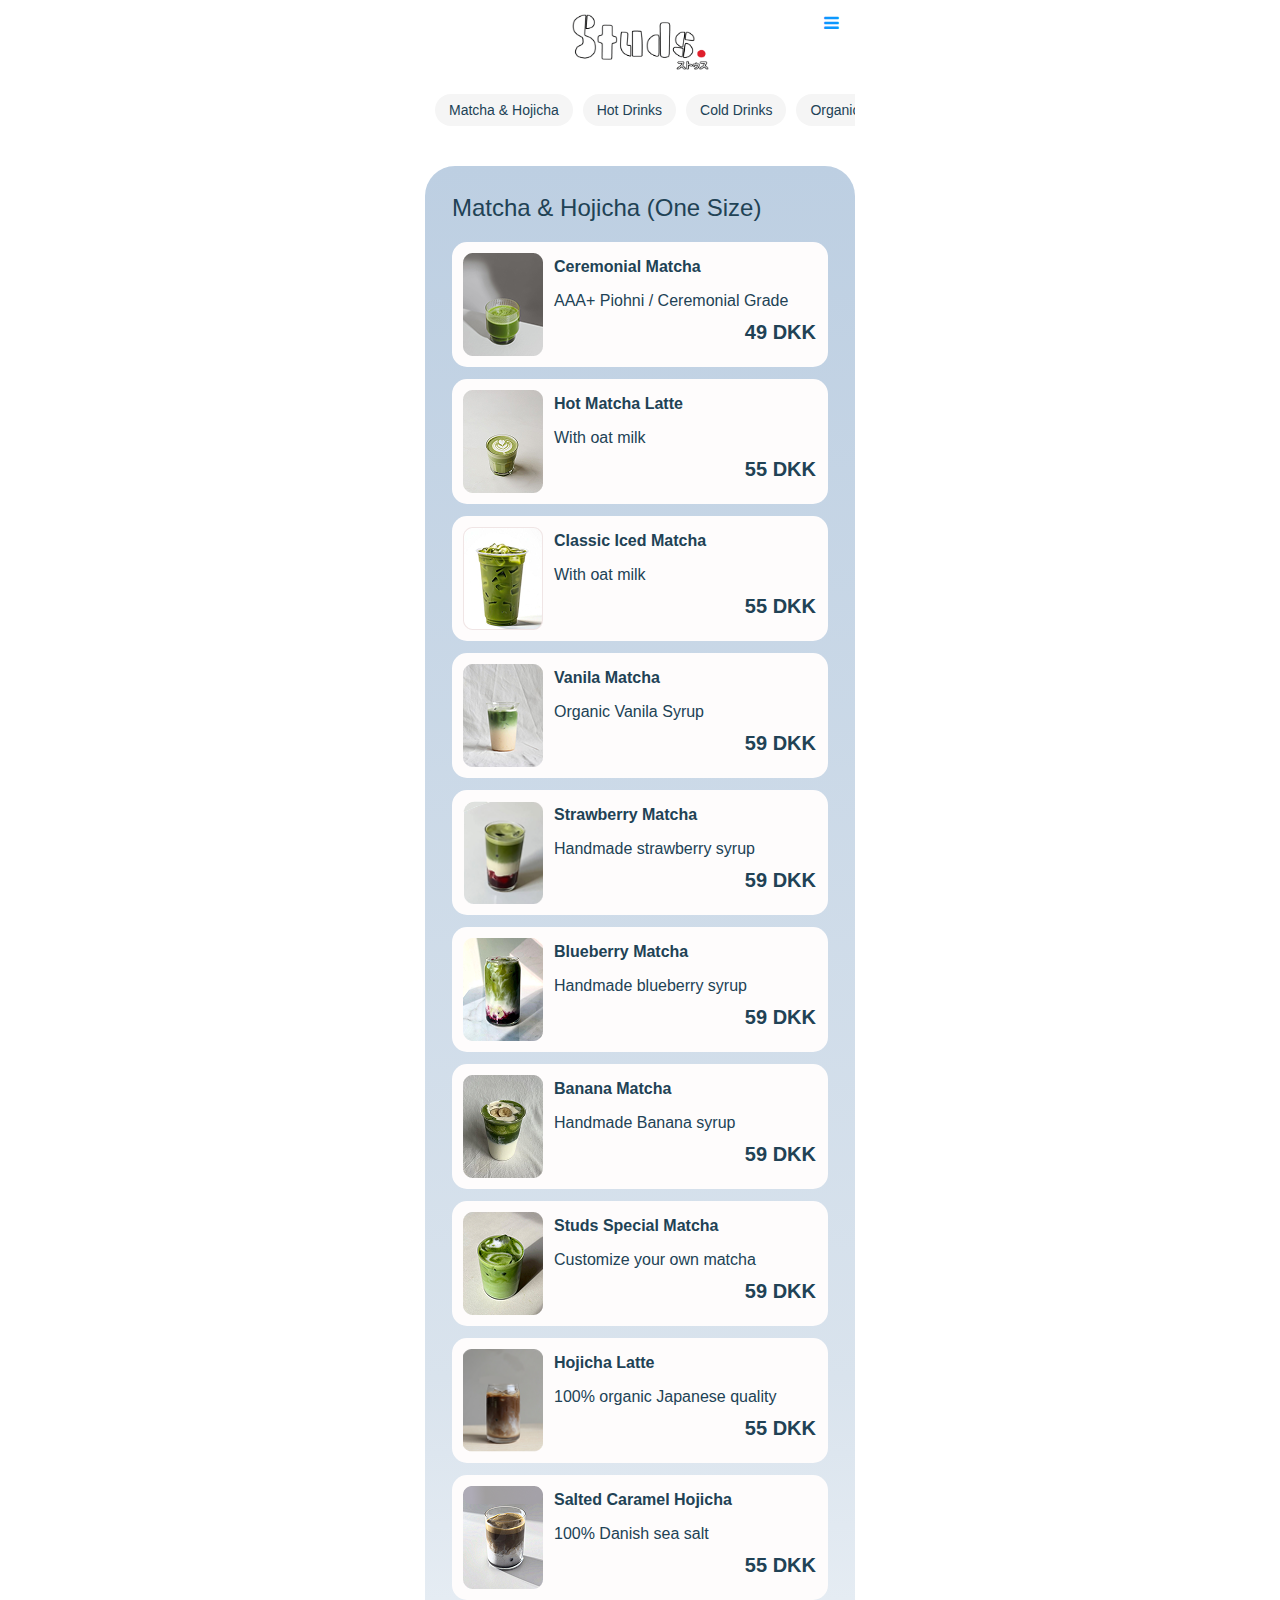
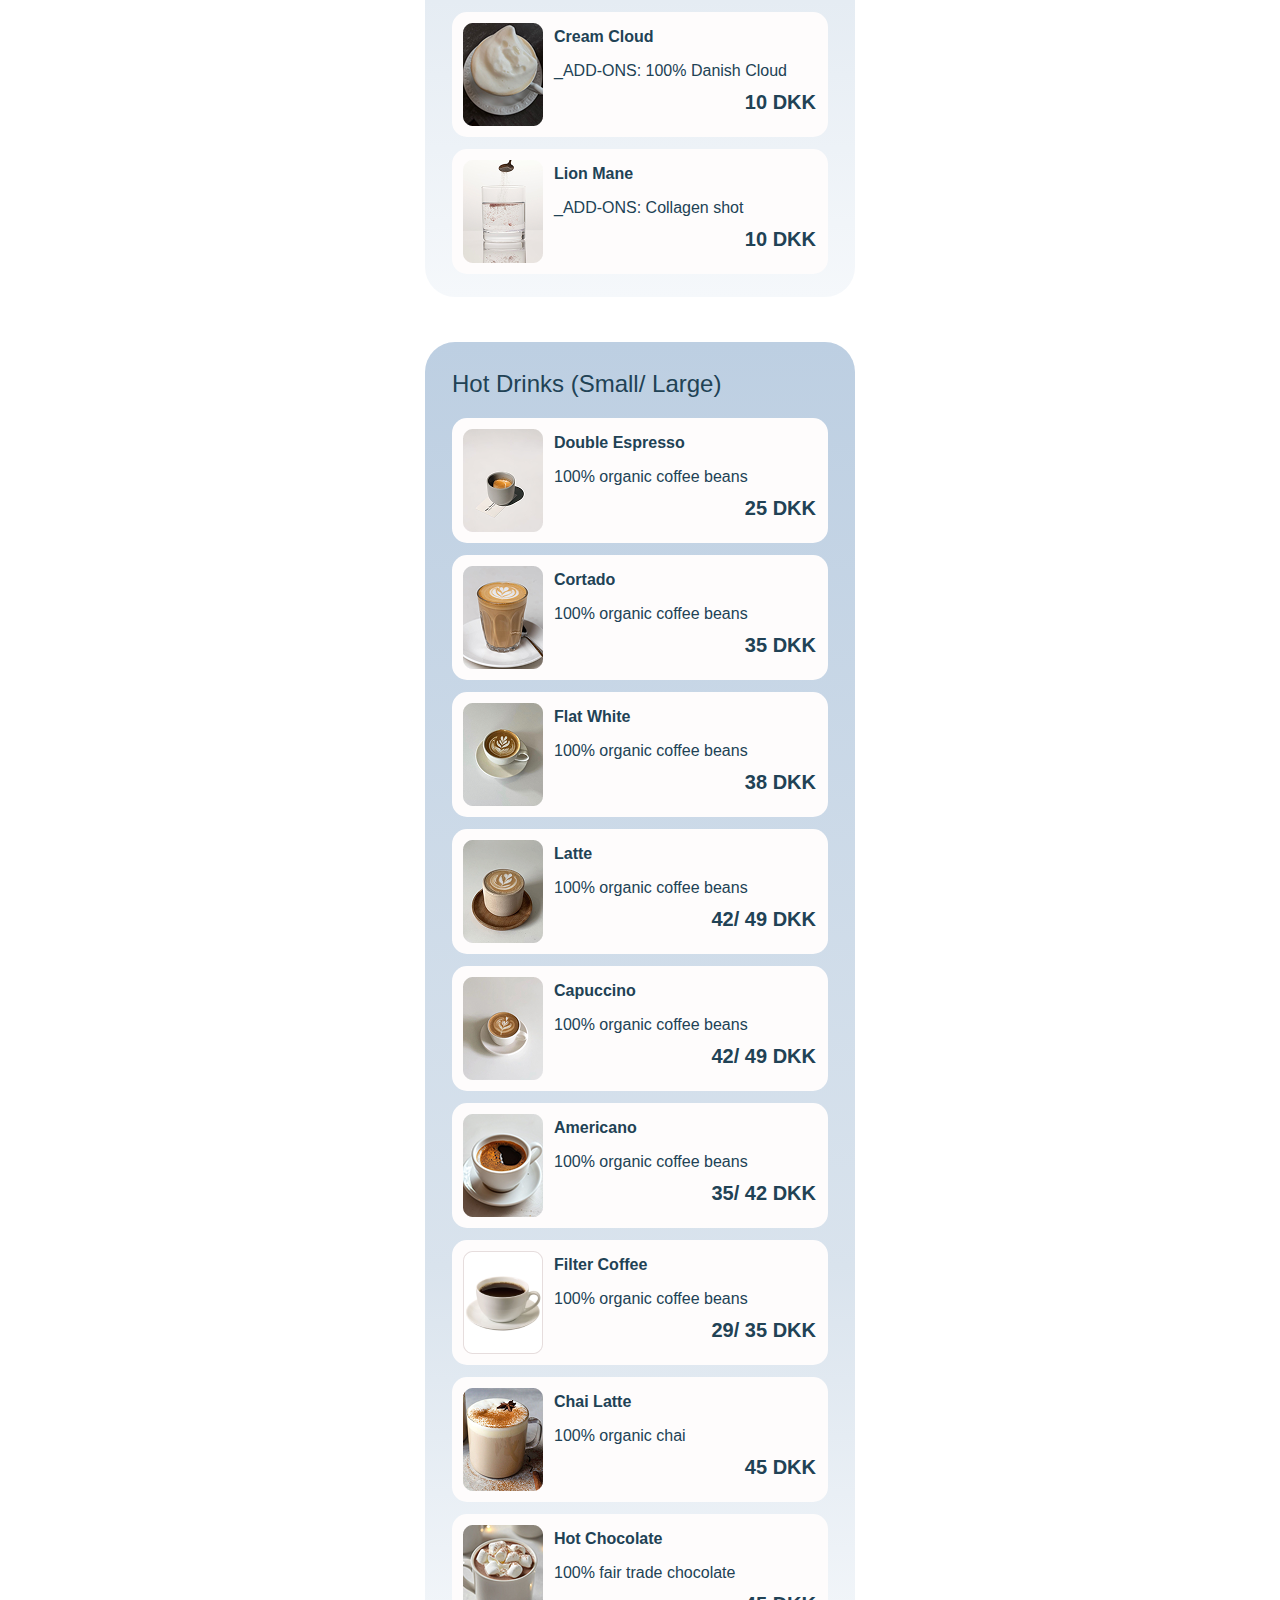
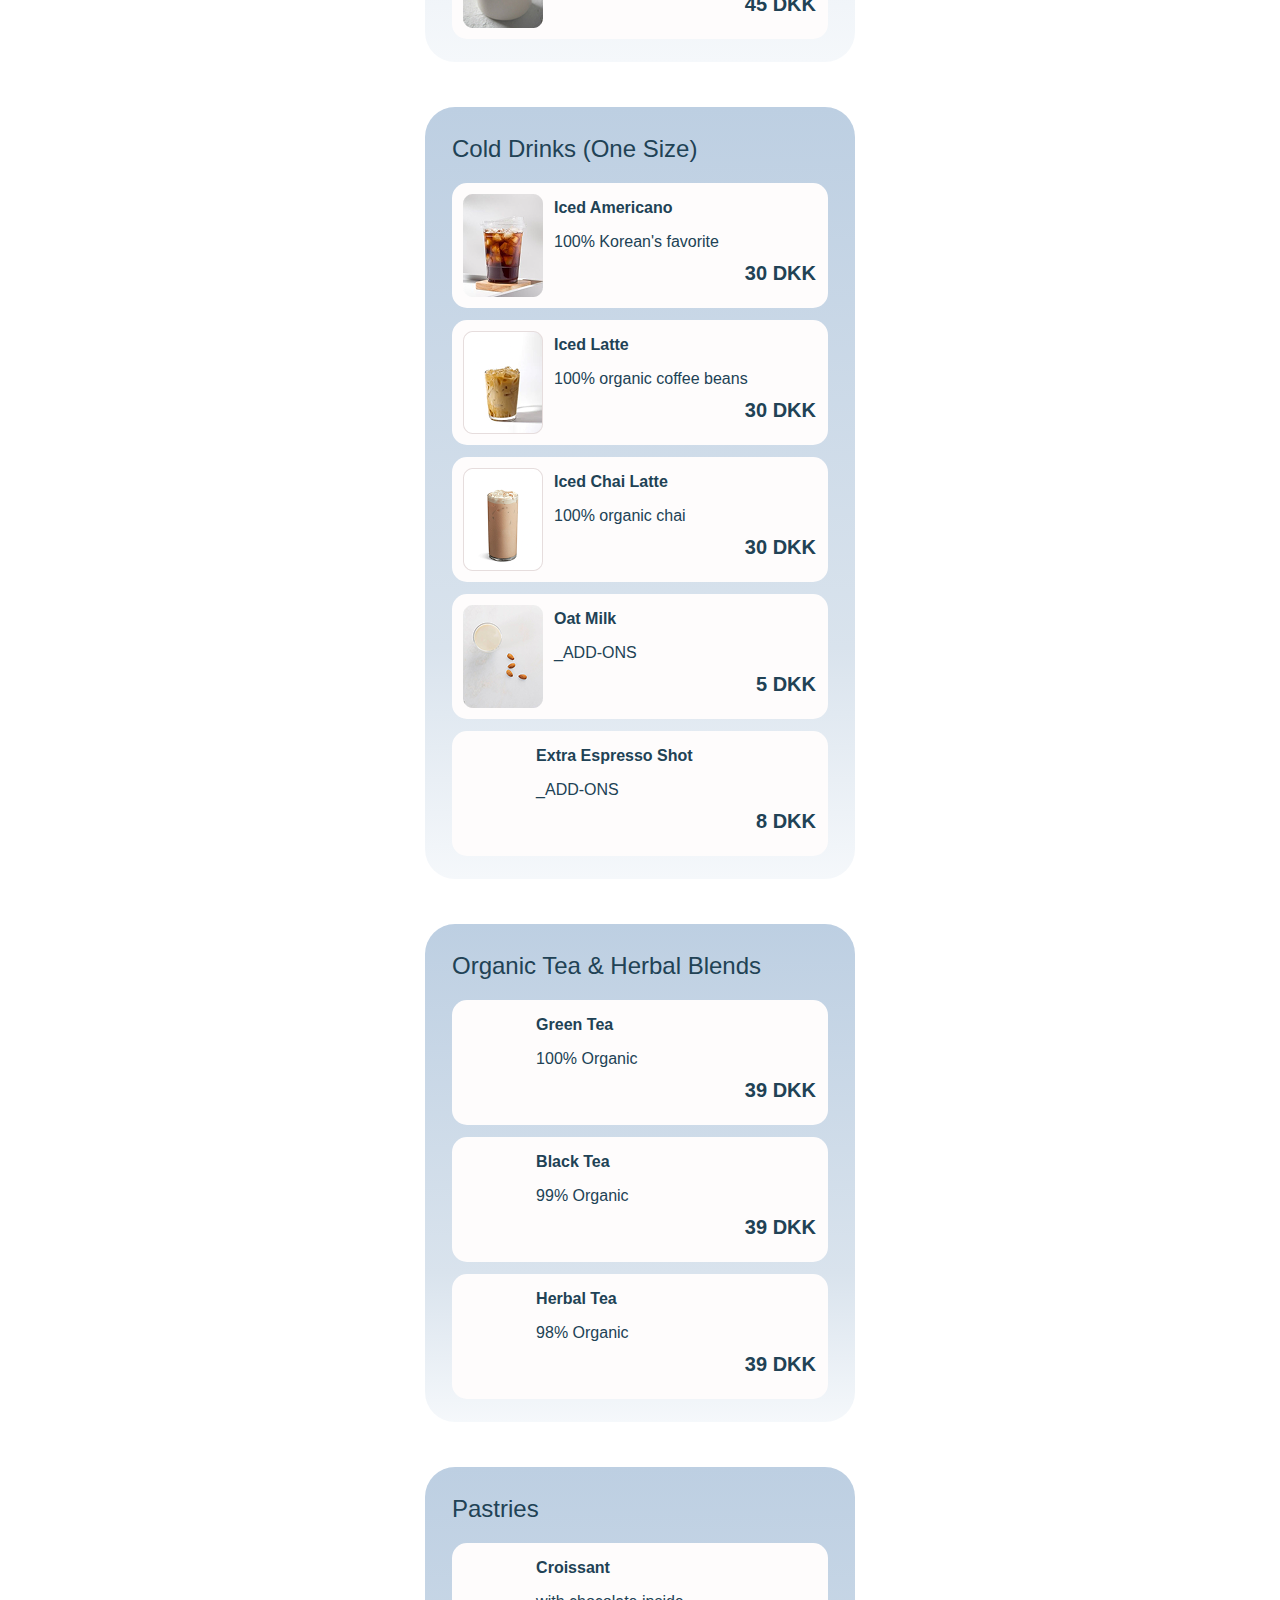
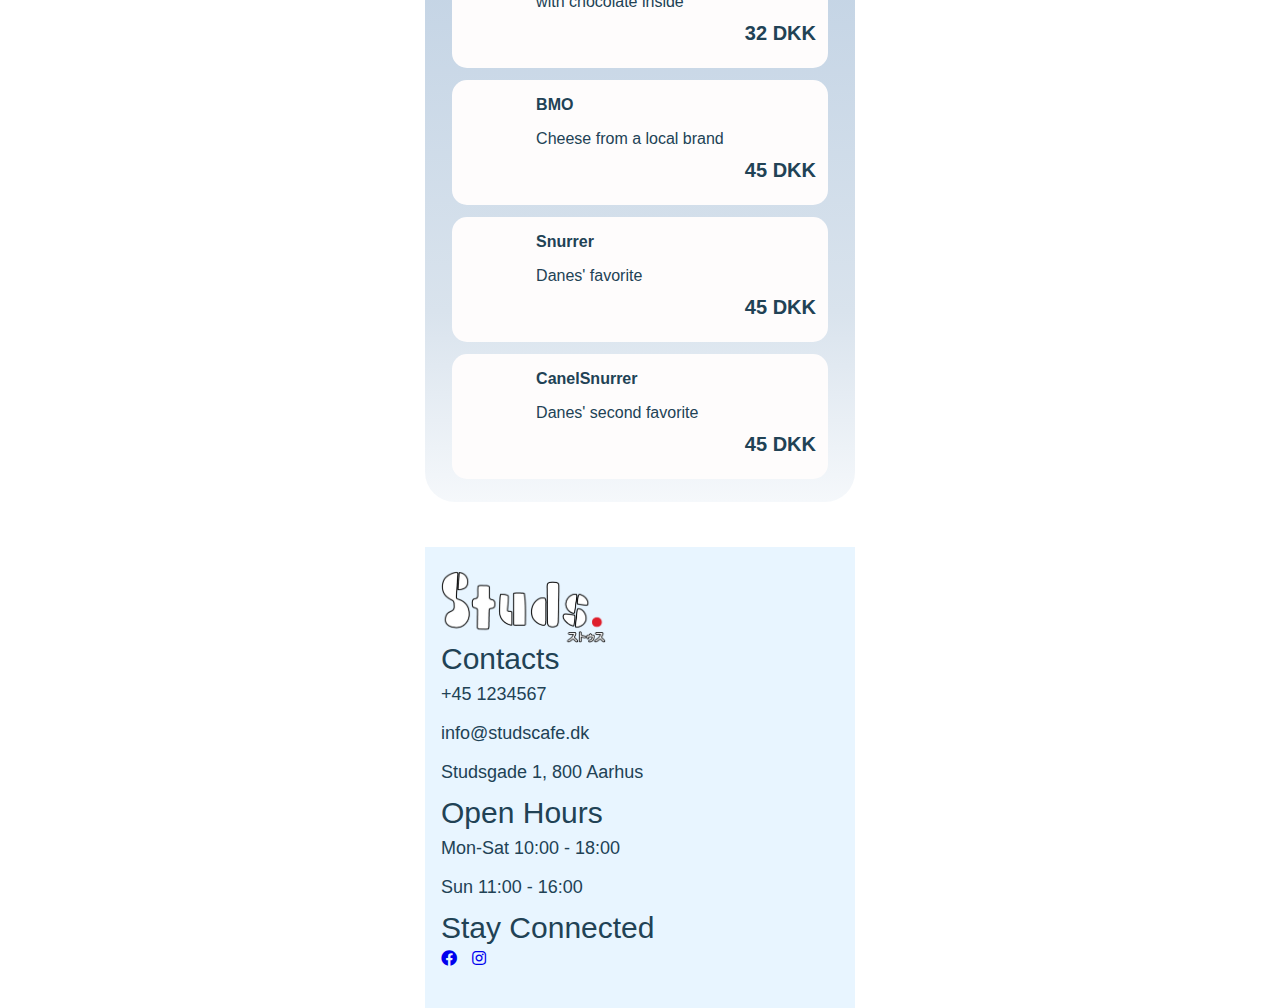
<file: menu.html>
<!DOCTYPE html>
<html lang="en">
<head>
    <meta charset="UTF-8">
    <meta name="viewport" content="width=device-width, initial-scale=1.0">
        <link rel="stylesheet" href="https://cdnjs.cloudflare.com/ajax/libs/font-awesome/5.15.4/css/all.min.css">

        <link rel="stylesheet" href="https://cdnjs.cloudflare.com/ajax/libs/font-awesome/4.7.0/css/font-awesome.min.css">
    <link rel="stylesheet" href="menu-styles.css">
    <link rel="stylesheet" href="styles.css">
    <title>Studs Cafe</title>
</head>
<body>
      <!-- Hamburger bar -->
   <header class="header">
         <div class="topnav">
  <a href="index.html" id="logo" class="active">
    <img src="images/logo design.png" alt="Studs Cafe Logo" class="logo-img">
  </a>
  <!-- Navigation links (hidden by default) -->
  <div id="myLinks">
    <a href="index.html">Home</a>
    <a href="about.html">About</a>
    <a href="menu.html">Menu</a>
  </div>
  <a href="javascript:void(0);" class="icon" onclick="myFunction()">
    <i class="fa fa-bars"></i>
  </a>
</div>
    </header>
    <!-- Filter Bar -->
  <div class="filter-bar">
    <button data-target="Matcha & Hojicha (One Size)">Matcha & Hojicha</button>
    <button data-target="Hot Drinks (Small/ Large)">Hot Drinks</button>
    <button data-target="Cold Drinks (One Size)">Cold Drinks</button>
    <button data-target="Organic Tea & Herbal Blends">Organic Tea</button>
    <button data-target="Pastries">Pastries</button>
  </div>
  <!-- Menu sections -->
   <main id="menu-container"></main>
   
   <!-- footer -->
     <footer>
<img src="images/logo design.png" alt="Studs Cafe Logo" class="footer-img">
        <div class="contact-info">
          <p class="contact-title">Contacts</p>
          <p class="contact-text">+45 1234567</p>
          <p class="contact-text">info@studscafe.dk</p>
          <p class="contact-text">Studsgade 1, 800 Aarhus</p>
          <p class="contact-title">Open Hours</p>
          <p class="contact-text">Mon-Sat 10:00 - 18:00</p>
          <p class="contact-text">Sun 11:00 - 16:00</p>
          <p class="contact-title">Stay Connected</p>
           <div class="social-icons">
          <a href="https://studscafe.dk//">
          <i class="fab fa-facebook-f"></i>
          </a>
          <a href="https://www.instagram.com/studs.cafe?utm_source=ig_web_button_share_sheet&igsh=ZDNlZDc0MzIxNw==">
          <i class="fab fa-instagram"></i>
          </a>
         
        </div>
            </p>
        </div>
    </footer>
  <script src="menu.js"></script>
  <!-- hamburger menu bar js starts -->
 <script>
            function myFunction() {
  var x = document.getElementById("myLinks");
  if (x.style.display === "block") {
    x.style.display = "none";
  } else {
    x.style.display = "block";
  }
}
        </script>
    <!-- hamburger menu bar js ends -->

</body>
</html>
</file>
<file: menu-styles.css>
html, body {
  margin: 0;
  padding: 0;
  width: 100%;
  max-width: 100%;        
  box-sizing: border-box;
  font-family: sans-serif;
  background: white;
}

*, *::before, *::after {
  box-sizing: inherit;
}

/* Mobile first */
body {
  max-width: 430px;    
  margin: 0 auto;
  
}




/* filter bar */
.filter-bar {
  position: sticky;
  top: 0;
  background: white;
  display: flex;
  gap: 10px;
  overflow-x: auto;
  padding: 10px;
}

.filter-bar button {
  flex: 0 0 auto;
  padding: 8px 14px;
  border: none;
  background: #f5f5f5;
  border-radius: 20px;
  font-size: 14px;
  color: #214255;
}

.filter-bar button.active {
  background: #06A4FF;
  color: white;
}

/* menu section */
.menu-section {
  background: linear-gradient(to bottom, #BDCFE2 0%, #D9E3ED 70%, #F5F8FB 100%);
    /* background-color: #BDCFE2; */
    border-radius: 30px;
    margin-top: 30px;
    margin-bottom: 45px;
   padding-bottom: 11px;
}

.section-title{
    margin-left: 27px;
    padding-top: 28px;
    font-weight: 400;
    color: #214255;
}

.menu-item{
    background-color: #FEFCFC;
    display: flex;
    margin: 12px 27px;
    border-radius:15px;
    height: 125px;
}

.menu-info{
    width:100%;
    color:#214255;
}


.item-name{
    font-size: 16px;
    font-weight: 600;
}
.price{
    font-size: 20px;
    font-weight: 600;
    text-align: right;
    margin-right: 12px;
    margin-top: -5px;

}


.menu-item img {
  width: 80px;
  height: 103px;
  object-fit: cover; /* 이미지 찌그러지지 않고 컨테이너 채우기 */
  border-radius: 6px; /* 선택 사항: 모서리 둥글게 */
  margin:11px;
}
</file>
<file: styles.css>
html, body {
  margin: 0;
  padding: 0;
  width: 100%;
  max-width: 100%;        
  box-sizing: border-box;
  font-family: sans-serif, system-ui, 'Open Sans', 'Helvetica Neue';
  background: white;   
}

*, *::before, *::after {
  box-sizing: inherit;
}

/* Mobile first */
body {
  max-width: 430px;    
  margin: 0 auto;
}

/* 네비게이션 바 Hide the links inside the navigation menu (except for logo/home) */
.topnav #myLinks {
  display: none;
}

/* logo css */
/* Style the navigation menu */
.topnav {
  overflow: hidden;
  position: relative;
}

/* Hide the links inside the navigation menu (except for logo/home) */
.topnav #myLinks {
  display: none;
}

#myLinks a{
    font-size: 20px;
}
.icon {
  display: flex;
  align-items: center; /* 세로 가운데 정렬 */
  height:100%;
}
.nav-icon{
    margin-top : 5px;
    margin-right: 10px;
}
/* Style navigation menu links */
.logo-img{
    display: block;
  margin: 0 auto; 
    width:137px;
    height:56px;
}
.topnav a {
  color: #0C98FE;
  font-weight: 600;
  padding: 14px 16px;
  text-decoration: none;
  font-size: 17px;
  text-align: center;
  display: block;
}

/* Style the hamburger menu */
.topnav a.icon {
  display: block;
  position: absolute;
  right: 0;
  top: 0;
}
/* ------- hamburger menu ends ---------- */

.hero {
    position: relative;
}
.hero-video {
    width: 430px;
    height: 100%;
    display: block;
   

}
.hero-text {
    position: absolute;
    bottom: 2750px; 
    left: 50%;
    transform: translateX(-50%);
    z-index: 2;
    text-align: center;
    width: 80%;
}
.main-btn {
    color: #293329;
    padding: 12px 24px;
    background: #fff;
    border: 2px solid #293329;
    border-radius: 24px;
    font-size: 18px;
    cursor: pointer;
    box-shadow: 0 2px 8px rgba(0,0,0,0.04);
}

.main-btn:hover{
    background: #293329;
    color: white;
    border: 2px solid #293329;
    transition: background-color 0.3s, color 0.3s;
}
.drinks {
    padding: 24px 16px;
}
.drinks h2 {
    font-size: 32px;
    font-weight: 700;
    color: #293329;
    margin: 0 0 16px 0;
    line-height: 1.1;
    letter-spacing: -1px;
    text-align: left;
    padding: 0 0 0 16px;
    display: block;
    white-space: pre-line;
}
.drink-card {
    padding: 16px;
    margin-bottom: 16px;
    text-align: center;
    background: none;
    border-radius: 0;
    box-shadow: none;
}
.drink-card img {
    width: 80%;
    border-radius: 16px;
    margin-bottom: 8px;
}
.drink-card h3 {
    font-size: 18px;
    margin: 8px 0;
}
.drink-card ul {
    list-style: none;
    padding: 0;
    font-size: 14px;
    color: #555;
}
.secondary-btn {
    display: block;
    margin: 24px auto;
    padding: 10px 24px;
    background: #eaeaea;
    border: none;
    border-radius: 24px;
    font-size: 16px;
    cursor: pointer;
    text-decoration: none !important;
}

.secondary-btn:hover {
    background: #0C98FE;
    color: white;
    transition: background-color 0.3s, color 0.3s;
}
.events {
    padding: 24px 16px;
}
.events h2 {
    font-size: 32px;
    font-weight: 700;
    color: #2D3A32;
    margin: 0 0 16px 0;
    line-height: 1.1;
    letter-spacing: -1px;
    text-align: left;
    padding: 0 0 0 16px;
    display: block;
    white-space: pre-line;
}
.event-img {
    width: 100%;
    border-radius: 16px;
}
footer {
    background: #E8F5FF; 
    color: #214255;
    padding: 24px 16px;
    text-align: left;
    margin-top: 24px;
}

.footer-img{
    width:165px;
    height:72px;
}
.contact-title{
    font-size: 30px;
    padding-bottom: -15px;
    margin-top: -5px;
    margin-bottom: -10px;
}

.contact-text{
    font-size: 18px;
}

.contact-text a {
  color: inherit;
  text-decoration: none;
}

.contact-text a:hover,
.contact-text a:active,
.contact-text a:focus {
  color: inherit;
  text-decoration: none;
}

.social-icons{
    margin-top: 15px;
    display: flex;
    gap: 15px;
}
</file>
